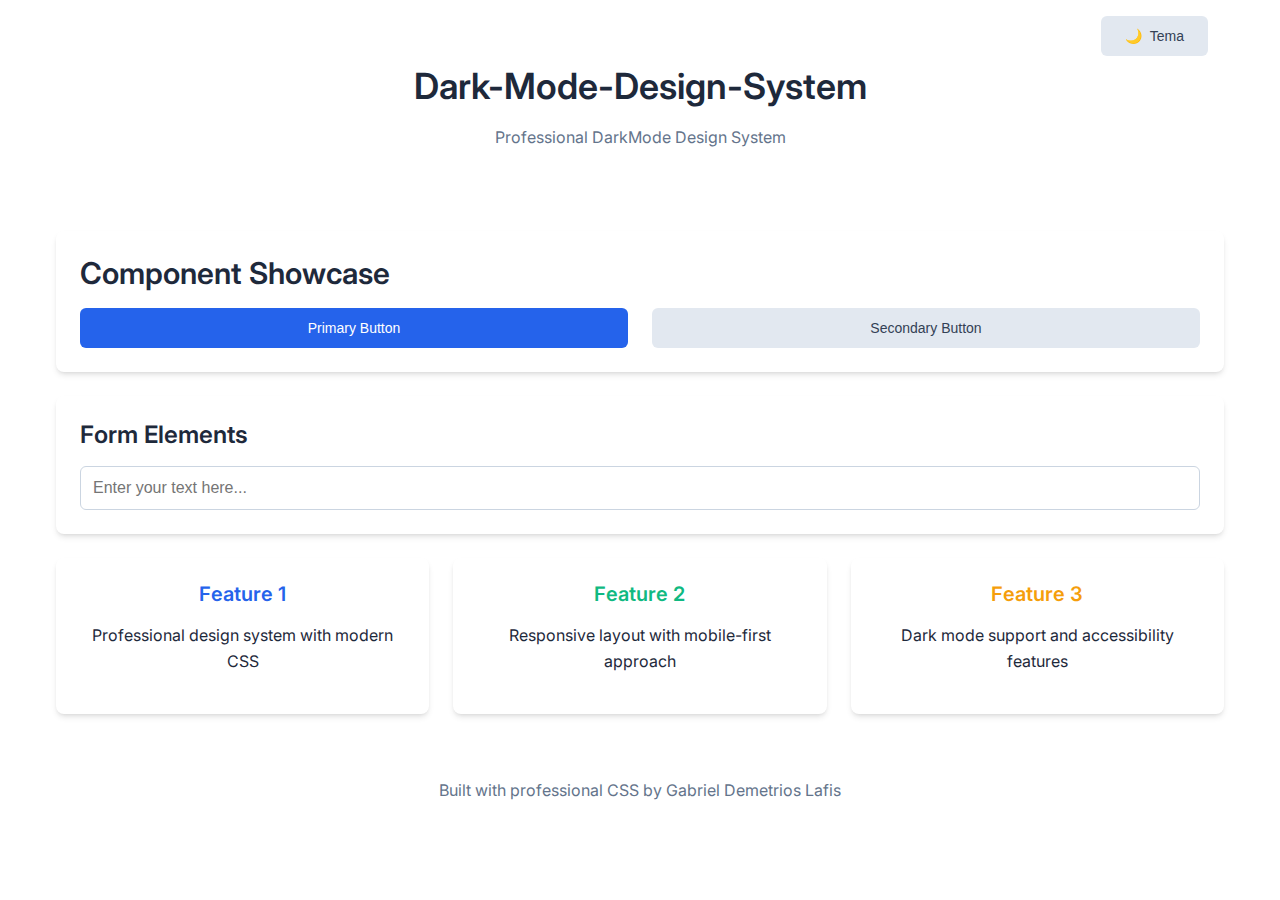
<file: index.html>
<!DOCTYPE html>
<html lang="en">
<head>
    <meta charset="UTF-8">
    <meta name="viewport" content="width=device-width, initial-scale=1.0">
    <title>Dark-Mode-Design-System - Demo</title>
    <link rel="stylesheet" href="./styles.css">
    <link href="https://fonts.googleapis.com/css2?family=Inter:wght@400;500;600;700&display=swap" rel="stylesheet">
</head>
<body>
    <div class="container">
        <header class="text-center" style="padding: var(--space-16) 0; position: relative;">
            <!-- Theme Toggle Button -->
            <button id="theme-toggle" 
                    class="btn btn-secondary" 
                    aria-label="Alternar para modo escuro"
                    style="position: absolute; top: var(--space-4); right: var(--space-4); display: flex; align-items: center; gap: var(--space-2);">
                <span class="theme-icon" aria-hidden="true">🌙</span>
                <span>Tema</span>
            </button>
            
            <h1 class="animate-fade-in">Dark-Mode-Design-System</h1>
            <p class="text-secondary animate-fade-in">Professional DarkMode Design System</p>
        </header>
        
        <main class="grid grid-cols-1 gap-8">
            <section class="card animate-fade-in">
                <h2>Component Showcase</h2>
                <div class="grid grid-cols-2 gap-4">
                    <button class="btn btn-primary">Primary Button</button>
                    <button class="btn btn-secondary">Secondary Button</button>
                </div>
            </section>
            
            <section class="card animate-fade-in">
                <h3>Form Elements</h3>
                <input type="text" class="input" placeholder="Enter your text here...">
            </section>
            
            <section class="grid grid-cols-3 gap-4">
                <div class="card text-center animate-fade-in">
                    <h4 class="text-primary">Feature 1</h4>
                    <p>Professional design system with modern CSS</p>
                </div>
                <div class="card text-center animate-fade-in">
                    <h4 class="text-success">Feature 2</h4>
                    <p>Responsive layout with mobile-first approach</p>
                </div>
                <div class="card text-center animate-fade-in">
                    <h4 class="text-warning">Feature 3</h4>
                    <p>Dark mode support and accessibility features</p>
                </div>
            </section>
        </main>
        
        <footer class="text-center" style="padding: var(--space-16) 0;">
            <p class="text-secondary">Built with professional CSS by Gabriel Demetrios Lafis</p>
        </footer>
    </div>
    
    <!-- Theme Controller Script -->
    <script src="./script.js"></script>
</body>
</html>
</file>
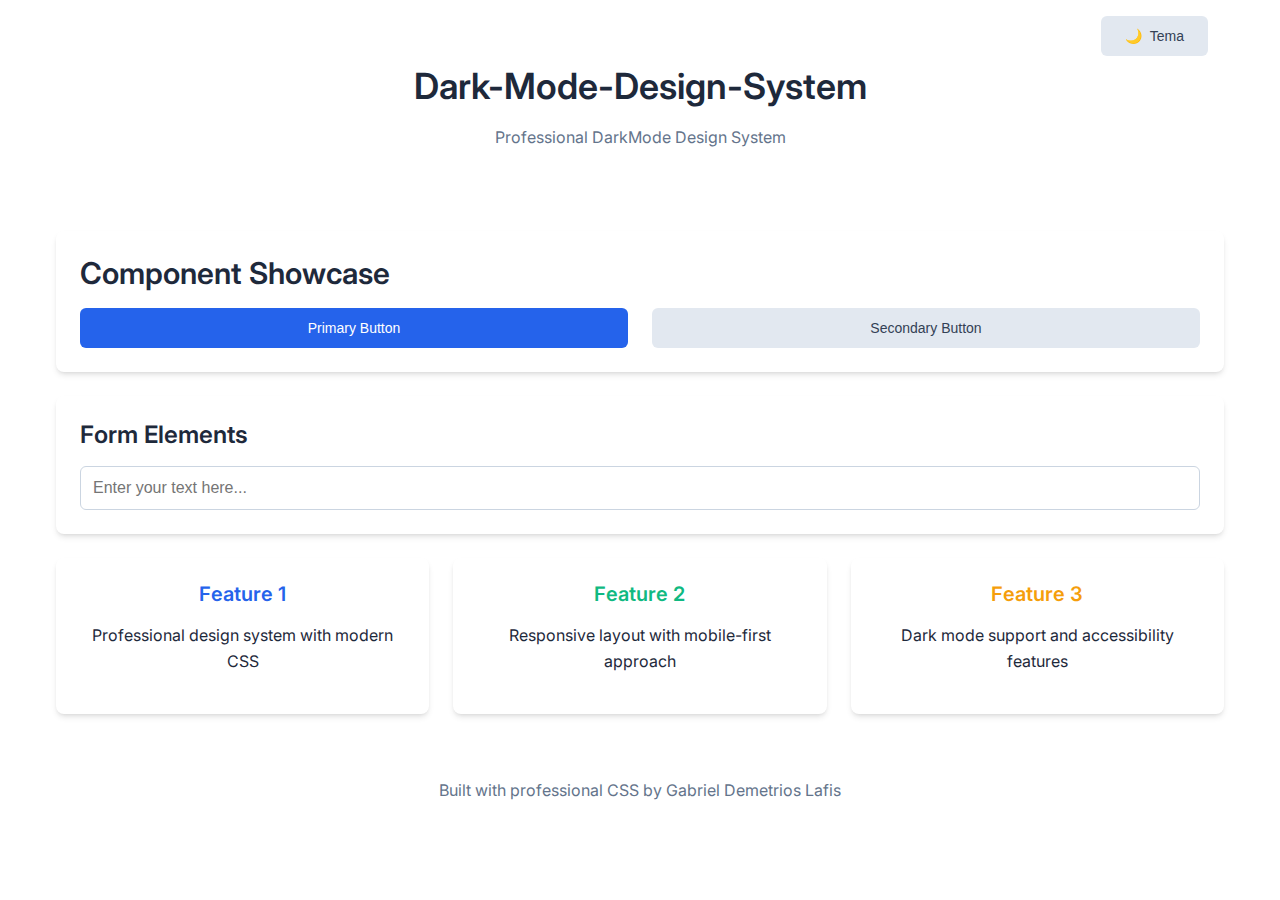
<file: src/index.html>
<!DOCTYPE html>
<html lang="en">
<head>
    <meta charset="UTF-8">
    <meta name="viewport" content="width=device-width, initial-scale=1.0">
    <title>Dark-Mode-Design-System - Demo</title>
    <link rel="stylesheet" href="./styles.css">
    <link href="https://fonts.googleapis.com/css2?family=Inter:wght@400;500;600;700&display=swap" rel="stylesheet">
</head>
<body>
    <div class="container">
        <header class="text-center" style="padding: var(--space-16) 0; position: relative;">
            <!-- Theme Toggle Button -->
            <button id="theme-toggle" 
                    class="btn btn-secondary" 
                    aria-label="Alternar para modo escuro"
                    style="position: absolute; top: var(--space-4); right: var(--space-4); display: flex; align-items: center; gap: var(--space-2);">
                <span class="theme-icon" aria-hidden="true">🌙</span>
                <span>Tema</span>
            </button>
            
            <h1 class="animate-fade-in">Dark-Mode-Design-System</h1>
            <p class="text-secondary animate-fade-in">Professional DarkMode Design System</p>
        </header>
        
        <main class="grid grid-cols-1 gap-8">
            <section class="card animate-fade-in">
                <h2>Component Showcase</h2>
                <div class="grid grid-cols-2 gap-4">
                    <button class="btn btn-primary">Primary Button</button>
                    <button class="btn btn-secondary">Secondary Button</button>
                </div>
            </section>
            
            <section class="card animate-fade-in">
                <h3>Form Elements</h3>
                <input type="text" class="input" placeholder="Enter your text here...">
            </section>
            
            <section class="grid grid-cols-3 gap-4">
                <div class="card text-center animate-fade-in">
                    <h4 class="text-primary">Feature 1</h4>
                    <p>Professional design system with modern CSS</p>
                </div>
                <div class="card text-center animate-fade-in">
                    <h4 class="text-success">Feature 2</h4>
                    <p>Responsive layout with mobile-first approach</p>
                </div>
                <div class="card text-center animate-fade-in">
                    <h4 class="text-warning">Feature 3</h4>
                    <p>Dark mode support and accessibility features</p>
                </div>
            </section>
        </main>
        
        <footer class="text-center" style="padding: var(--space-16) 0;">
            <p class="text-secondary">Built with professional CSS by Gabriel Demetrios Lafis</p>
        </footer>
    </div>
    

</body>
</html>


<script type="module">
    import { initThemeController } from "./script.js";
    document.addEventListener("DOMContentLoaded", initThemeController);
</script>


<script type="module">
    import { initThemeController } from "./script.js";
    document.addEventListener("DOMContentLoaded", initThemeController);
</script>
</file>
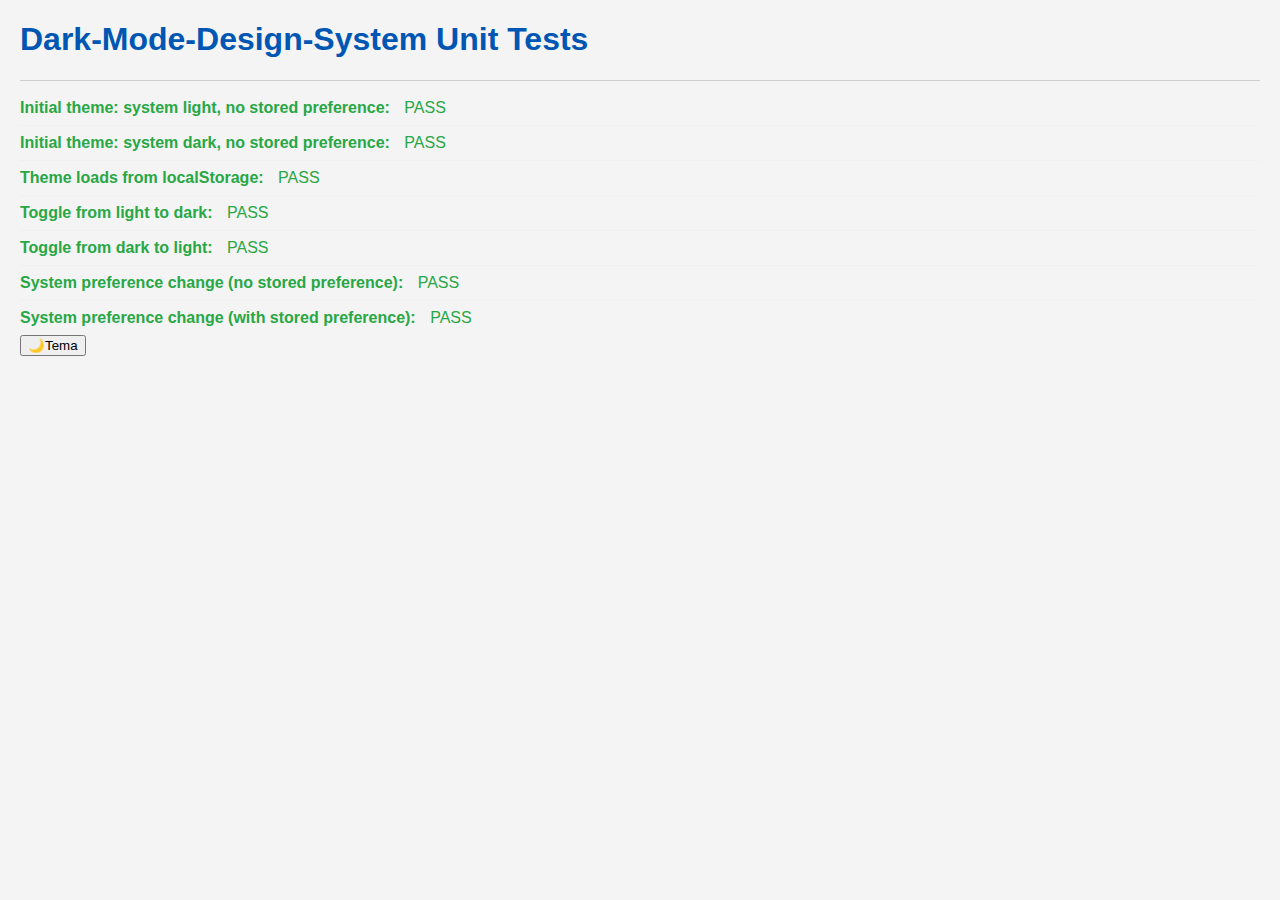
<file: tests/index.html>
<!DOCTYPE html>
<html lang="en">
<head>
    <meta charset="UTF-8">
    <meta name="viewport" content="width=device-width, initial-scale=1.0">
    <title>Unit Tests for Dark-Mode-Design-System</title>
    <style>
        body { font-family: Arial, sans-serif; margin: 20px; background-color: #f4f4f4; color: #333; }
        h1 { color: #0056b3; }
        #test-results { margin-top: 20px; border-top: 1px solid #ccc; padding-top: 10px; }
        .test-result { padding: 8px 0; border-bottom: 1px dotted #eee; }
        .test-result:last-child { border-bottom: none; }
        .test-result.pass { color: #28a745; }
        .test-result.fail { color: #dc3545; font-weight: bold; }
        .test-result .status { margin-left: 10px; }
    </style>
</head>
<body>
    <h1>Dark-Mode-Design-System Unit Tests</h1>
    <div id="test-results"></div>

    <script type="module" src="../src/script.js"></script>
    <script type="module" src="./script.test.js"></script>
</body>
</html>
</file>
<file: styles.css>
/**
 * Dark-Mode-Design-System - Professional CSS Implementation
 * Modern DarkModeDesign design system
 * Author: Gabriel Demetrios Lafis
 */

/* ===== CSS CUSTOM PROPERTIES ===== */
:root {
  /* Color Palette */
  --primary-color: #2563eb;
  --primary-dark: #1d4ed8;
  --primary-light: #3b82f6;
  --secondary-color: #64748b;
  --accent-color: #f59e0b;
  --success-color: #10b981;
  --warning-color: #f59e0b;
  --error-color: #ef4444;
  
  /* Neutral Colors */
  --white: #ffffff;
  --gray-50: #f8fafc;
  --gray-100: #f1f5f9;
  --gray-200: #e2e8f0;
  --gray-300: #cbd5e1;
  --gray-400: #94a3b8;
  --gray-500: #64748b;
  --gray-600: #475569;
  --gray-700: #334155;
  --gray-800: #1e293b;
  --gray-900: #0f172a;
  
  /* Typography */
  --font-family-sans: 'Inter', -apple-system, BlinkMacSystemFont, 'Segoe UI', Roboto, sans-serif;
  --font-family-mono: 'JetBrains Mono', 'Fira Code', Consolas, monospace;
  
  /* Font Sizes */
  --text-xs: 0.75rem;
  --text-sm: 0.875rem;
  --text-base: 1rem;
  --text-lg: 1.125rem;
  --text-xl: 1.25rem;
  --text-2xl: 1.5rem;
  --text-3xl: 1.875rem;
  --text-4xl: 2.25rem;
  
  /* Spacing */
  --space-1: 0.25rem;
  --space-2: 0.5rem;
  --space-3: 0.75rem;
  --space-4: 1rem;
  --space-5: 1.25rem;
  --space-6: 1.5rem;
  --space-8: 2rem;
  --space-10: 2.5rem;
  --space-12: 3rem;
  --space-16: 4rem;
  
  /* Border Radius */
  --radius-sm: 0.125rem;
  --radius-md: 0.375rem;
  --radius-lg: 0.5rem;
  --radius-xl: 0.75rem;
  --radius-2xl: 1rem;
  --radius-full: 9999px;
  
  /* Shadows */
  --shadow-sm: 0 1px 2px 0 rgb(0 0 0 / 0.05);
  --shadow-md: 0 4px 6px -1px rgb(0 0 0 / 0.1), 0 2px 4px -2px rgb(0 0 0 / 0.1);
  --shadow-lg: 0 10px 15px -3px rgb(0 0 0 / 0.1), 0 4px 6px -4px rgb(0 0 0 / 0.1);
  --shadow-xl: 0 20px 25px -5px rgb(0 0 0 / 0.1), 0 8px 10px -6px rgb(0 0 0 / 0.1);
  
  /* Transitions */
  --transition-fast: 150ms ease-in-out;
  --transition-normal: 250ms ease-in-out;
  --transition-slow: 350ms ease-in-out;
}

/* ===== RESET & BASE STYLES ===== */
*,
*::before,
*::after {
  box-sizing: border-box;
  margin: 0;
  padding: 0;
}

html {
  font-size: 16px;
  scroll-behavior: smooth;
}

body {
  font-family: var(--font-family-sans);
  font-size: var(--text-base);
  line-height: 1.6;
  color: var(--gray-800);
  background-color: var(--white);
  -webkit-font-smoothing: antialiased;
  -moz-osx-font-smoothing: grayscale;
}

/* ===== TYPOGRAPHY ===== */
h1, h2, h3, h4, h5, h6 {
  font-weight: 600;
  line-height: 1.25;
  margin-bottom: var(--space-4);
}

h1 { font-size: var(--text-4xl); }
h2 { font-size: var(--text-3xl); }
h3 { font-size: var(--text-2xl); }
h4 { font-size: var(--text-xl); }
h5 { font-size: var(--text-lg); }
h6 { font-size: var(--text-base); }

p {
  margin-bottom: var(--space-4);
}

a {
  color: var(--primary-color);
  text-decoration: none;
  transition: color var(--transition-fast);
}

a:hover {
  color: var(--primary-dark);
  text-decoration: underline;
}

/* ===== LAYOUT COMPONENTS ===== */
.container {
  max-width: 1200px;
  margin: 0 auto;
  padding: 0 var(--space-4);
}

.grid {
  display: grid;
  gap: var(--space-6);
}

.grid-cols-1 { grid-template-columns: repeat(1, 1fr); }
.grid-cols-2 { grid-template-columns: repeat(2, 1fr); }
.grid-cols-3 { grid-template-columns: repeat(3, 1fr); }
.grid-cols-4 { grid-template-columns: repeat(4, 1fr); }

.flex {
  display: flex;
}

.flex-col {
  flex-direction: column;
}

.items-center {
  align-items: center;
}

.justify-center {
  justify-content: center;
}

.justify-between {
  justify-content: space-between;
}

/* ===== COMPONENT STYLES ===== */
.card {
  background: var(--white);
  border-radius: var(--radius-lg);
  box-shadow: var(--shadow-md);
  padding: var(--space-6);
  transition: box-shadow var(--transition-normal);
}

.card:hover {
  box-shadow: var(--shadow-lg);
}

.btn {
  display: inline-flex;
  align-items: center;
  justify-content: center;
  padding: var(--space-3) var(--space-6);
  font-size: var(--text-sm);
  font-weight: 500;
  border-radius: var(--radius-md);
  border: none;
  cursor: pointer;
  transition: all var(--transition-fast);
  text-decoration: none;
}

.btn-primary {
  background-color: var(--primary-color);
  color: var(--white);
}

.btn-primary:hover {
  background-color: var(--primary-dark);
  transform: translateY(-1px);
  box-shadow: var(--shadow-md);
}

.btn-secondary {
  background-color: var(--gray-200);
  color: var(--gray-700);
}

.btn-secondary:hover {
  background-color: var(--gray-300);
}

.input {
  width: 100%;
  padding: var(--space-3);
  border: 1px solid var(--gray-300);
  border-radius: var(--radius-md);
  font-size: var(--text-base);
  transition: border-color var(--transition-fast);
}

.input:focus {
  outline: none;
  border-color: var(--primary-color);
  box-shadow: 0 0 0 3px rgb(37 99 235 / 0.1);
}

/* ===== ANIMATIONS ===== */
@keyframes fadeIn {
  from {
    opacity: 0;
    transform: translateY(20px);
  }
  to {
    opacity: 1;
    transform: translateY(0);
  }
}

@keyframes slideIn {
  from {
    transform: translateX(-100%);
  }
  to {
    transform: translateX(0);
  }
}

@keyframes pulse {
  0%, 100% {
    opacity: 1;
  }
  50% {
    opacity: 0.5;
  }
}

.animate-fade-in {
  animation: fadeIn 0.6s ease-out;
}

.animate-slide-in {
  animation: slideIn 0.5s ease-out;
}

.animate-pulse {
  animation: pulse 2s cubic-bezier(0.4, 0, 0.6, 1) infinite;
}

/* ===== UTILITY CLASSES ===== */
.text-center { text-align: center; }
.text-left { text-align: left; }
.text-right { text-align: right; }

.font-bold { font-weight: 700; }
.font-semibold { font-weight: 600; }
.font-medium { font-weight: 500; }

.text-primary { color: var(--primary-color); }
.text-secondary { color: var(--secondary-color); }
.text-success { color: var(--success-color); }
.text-warning { color: var(--warning-color); }
.text-error { color: var(--error-color); }

.bg-primary { background-color: var(--primary-color); }
.bg-gray-50 { background-color: var(--gray-50); }
.bg-gray-100 { background-color: var(--gray-100); }

.rounded { border-radius: var(--radius-md); }
.rounded-lg { border-radius: var(--radius-lg); }
.rounded-full { border-radius: var(--radius-full); }

.shadow { box-shadow: var(--shadow-md); }
.shadow-lg { box-shadow: var(--shadow-lg); }

/* ===== RESPONSIVE DESIGN ===== */
@media (max-width: 768px) {
  .container {
    padding: 0 var(--space-3);
  }
  
  .grid-cols-2,
  .grid-cols-3,
  .grid-cols-4 {
    grid-template-columns: 1fr;
  }
  
  h1 { font-size: var(--text-3xl); }
  h2 { font-size: var(--text-2xl); }
  h3 { font-size: var(--text-xl); }
}

@media (max-width: 480px) {
  html {
    font-size: 14px;
  }
  
  .card {
    padding: var(--space-4);
  }
  
  .btn {
    padding: var(--space-2) var(--space-4);
    font-size: var(--text-xs);
  }
}

/* ===== DARK MODE SUPPORT ===== */
@media (prefers-color-scheme: dark) {
  :root {
    --white: #0f172a;
    --gray-50: #1e293b;
    --gray-100: #334155;
    --gray-200: #475569;
    --gray-300: #64748b;
    --gray-800: #f1f5f9;
    --gray-900: #ffffff;
  }
  
  body {
    background-color: var(--white);
    color: var(--gray-800);
  }
  
  .card {
    background-color: var(--gray-50);
    border: 1px solid var(--gray-200);
  }
  
  .input {
    background-color: var(--gray-50);
    border-color: var(--gray-300);
    color: var(--gray-800);
  }
}

/* ===== PRINT STYLES ===== */
@media print {
  * {
    background: transparent !important;
    color: black !important;
    box-shadow: none !important;
  }
  
  .btn,
  .animate-fade-in,
  .animate-slide-in,
  .animate-pulse {
    animation: none !important;
  }
}
</file>
<file: src/styles.css>
/**
 * Dark-Mode-Design-System - Professional CSS Implementation
 * Modern DarkModeDesign design system
 * Author: Gabriel Demetrios Lafis
 */

/* ===== CSS CUSTOM PROPERTIES ===== */
:root {
  /* Color Palette */
  --primary-color: #2563eb;
  --primary-dark: #1d4ed8;
  --primary-light: #3b82f6;
  --secondary-color: #64748b;
  --accent-color: #f59e0b;
  --success-color: #10b981;
  --warning-color: #f59e0b;
  --error-color: #ef4444;
  
  /* Neutral Colors */
  --white: #ffffff;
  --gray-50: #f8fafc;
  --gray-100: #f1f5f9;
  --gray-200: #e2e8f0;
  --gray-300: #cbd5e1;
  --gray-400: #94a3b8;
  --gray-500: #64748b;
  --gray-600: #475569;
  --gray-700: #334155;
  --gray-800: #1e293b;
  --gray-900: #0f172a;
  
  /* Typography */
  --font-family-sans: 'Inter', -apple-system, BlinkMacSystemFont, 'Segoe UI', Roboto, sans-serif;
  --font-family-mono: 'JetBrains Mono', 'Fira Code', Consolas, monospace;
  
  /* Font Sizes */
  --text-xs: 0.75rem;
  --text-sm: 0.875rem;
  --text-base: 1rem;
  --text-lg: 1.125rem;
  --text-xl: 1.25rem;
  --text-2xl: 1.5rem;
  --text-3xl: 1.875rem;
  --text-4xl: 2.25rem;
  
  /* Spacing */
  --space-1: 0.25rem;
  --space-2: 0.5rem;
  --space-3: 0.75rem;
  --space-4: 1rem;
  --space-5: 1.25rem;
  --space-6: 1.5rem;
  --space-8: 2rem;
  --space-10: 2.5rem;
  --space-12: 3rem;
  --space-16: 4rem;
  
  /* Border Radius */
  --radius-sm: 0.125rem;
  --radius-md: 0.375rem;
  --radius-lg: 0.5rem;
  --radius-xl: 0.75rem;
  --radius-2xl: 1rem;
  --radius-full: 9999px;
  
  /* Shadows */
  --shadow-sm: 0 1px 2px 0 rgb(0 0 0 / 0.05);
  --shadow-md: 0 4px 6px -1px rgb(0 0 0 / 0.1), 0 2px 4px -2px rgb(0 0 0 / 0.1);
  --shadow-lg: 0 10px 15px -3px rgb(0 0 0 / 0.1), 0 4px 6px -4px rgb(0 0 0 / 0.1);
  --shadow-xl: 0 20px 25px -5px rgb(0 0 0 / 0.1), 0 8px 10px -6px rgb(0 0 0 / 0.1);
  
  /* Transitions */
  --transition-fast: 150ms ease-in-out;
  --transition-normal: 250ms ease-in-out;
  --transition-slow: 350ms ease-in-out;
}

/* ===== RESET & BASE STYLES ===== */
*,
*::before,
*::after {
  box-sizing: border-box;
  margin: 0;
  padding: 0;
}

html {
  font-size: 16px;
  scroll-behavior: smooth;
}

body {
  font-family: var(--font-family-sans);
  font-size: var(--text-base);
  line-height: 1.6;
  color: var(--gray-800);
  background-color: var(--white);
  -webkit-font-smoothing: antialiased;
  -moz-osx-font-smoothing: grayscale;
}

/* ===== TYPOGRAPHY ===== */
h1, h2, h3, h4, h5, h6 {
  font-weight: 600;
  line-height: 1.25;
  margin-bottom: var(--space-4);
}

h1 { font-size: var(--text-4xl); }
h2 { font-size: var(--text-3xl); }
h3 { font-size: var(--text-2xl); }
h4 { font-size: var(--text-xl); }
h5 { font-size: var(--text-lg); }
h6 { font-size: var(--text-base); }

p {
  margin-bottom: var(--space-4);
}

a {
  color: var(--primary-color);
  text-decoration: none;
  transition: color var(--transition-fast);
}

a:hover {
  color: var(--primary-dark);
  text-decoration: underline;
}

/* ===== LAYOUT COMPONENTS ===== */
.container {
  max-width: 1200px;
  margin: 0 auto;
  padding: 0 var(--space-4);
}

.grid {
  display: grid;
  gap: var(--space-6);
}

.grid-cols-1 { grid-template-columns: repeat(1, 1fr); }
.grid-cols-2 { grid-template-columns: repeat(2, 1fr); }
.grid-cols-3 { grid-template-columns: repeat(3, 1fr); }
.grid-cols-4 { grid-template-columns: repeat(4, 1fr); }

.flex {
  display: flex;
}

.flex-col {
  flex-direction: column;
}

.items-center {
  align-items: center;
}

.justify-center {
  justify-content: center;
}

.justify-between {
  justify-content: space-between;
}

/* ===== COMPONENT STYLES ===== */
.card {
  background: var(--white);
  border-radius: var(--radius-lg);
  box-shadow: var(--shadow-md);
  padding: var(--space-6);
  transition: box-shadow var(--transition-normal);
}

.card:hover {
  box-shadow: var(--shadow-lg);
}

.btn {
  display: inline-flex;
  align-items: center;
  justify-content: center;
  padding: var(--space-3) var(--space-6);
  font-size: var(--text-sm);
  font-weight: 500;
  border-radius: var(--radius-md);
  border: none;
  cursor: pointer;
  transition: all var(--transition-fast);
  text-decoration: none;
}

.btn-primary {
  background-color: var(--primary-color);
  color: var(--white);
}

.btn-primary:hover {
  background-color: var(--primary-dark);
  transform: translateY(-1px);
  box-shadow: var(--shadow-md);
}

.btn-secondary {
  background-color: var(--gray-200);
  color: var(--gray-700);
}

.btn-secondary:hover {
  background-color: var(--gray-300);
}

.input {
  width: 100%;
  padding: var(--space-3);
  border: 1px solid var(--gray-300);
  border-radius: var(--radius-md);
  font-size: var(--text-base);
  transition: border-color var(--transition-fast);
}

.input:focus {
  outline: none;
  border-color: var(--primary-color);
  box-shadow: 0 0 0 3px rgb(37 99 235 / 0.1);
}

/* ===== ANIMATIONS ===== */
@keyframes fadeIn {
  from {
    opacity: 0;
    transform: translateY(20px);
  }
  to {
    opacity: 1;
    transform: translateY(0);
  }
}

@keyframes slideIn {
  from {
    transform: translateX(-100%);
  }
  to {
    transform: translateX(0);
  }
}

@keyframes pulse {
  0%, 100% {
    opacity: 1;
  }
  50% {
    opacity: 0.5;
  }
}

.animate-fade-in {
  animation: fadeIn 0.6s ease-out;
}

.animate-slide-in {
  animation: slideIn 0.5s ease-out;
}

.animate-pulse {
  animation: pulse 2s cubic-bezier(0.4, 0, 0.6, 1) infinite;
}

/* ===== UTILITY CLASSES ===== */
.text-center { text-align: center; }
.text-left { text-align: left; }
.text-right { text-align: right; }

.font-bold { font-weight: 700; }
.font-semibold { font-weight: 600; }
.font-medium { font-weight: 500; }

.text-primary { color: var(--primary-color); }
.text-secondary { color: var(--secondary-color); }
.text-success { color: var(--success-color); }
.text-warning { color: var(--warning-color); }
.text-error { color: var(--error-color); }

.bg-primary { background-color: var(--primary-color); }
.bg-gray-50 { background-color: var(--gray-50); }
.bg-gray-100 { background-color: var(--gray-100); }

.rounded { border-radius: var(--radius-md); }
.rounded-lg { border-radius: var(--radius-lg); }
.rounded-full { border-radius: var(--radius-full); }

.shadow { box-shadow: var(--shadow-md); }
.shadow-lg { box-shadow: var(--shadow-lg); }

/* ===== RESPONSIVE DESIGN ===== */
@media (max-width: 768px) {
  .container {
    padding: 0 var(--space-3);
  }
  
  .grid-cols-2,
  .grid-cols-3,
  .grid-cols-4 {
    grid-template-columns: 1fr;
  }
  
  h1 { font-size: var(--text-3xl); }
  h2 { font-size: var(--text-2xl); }
  h3 { font-size: var(--text-xl); }
}

@media (max-width: 480px) {
  html {
    font-size: 14px;
  }
  
  .card {
    padding: var(--space-4);
  }
  
  .btn {
    padding: var(--space-2) var(--space-4);
    font-size: var(--text-xs);
  }
}

/* ===== DARK MODE SUPPORT ===== */


/* ===== PRINT STYLES ===== */
@media print {
  * {
    background: transparent !important;
    color: black !important;
    box-shadow: none !important;
  }
  
  .btn,
  .animate-fade-in,
  .animate-slide-in,
  .animate-pulse {
    animation: none !important;
  }
}


html[data-theme="dark"] {
  /* Color Palette */
  --primary-color: #60a5fa;
  --primary-dark: #3b82f6;
  --primary-light: #93c5fd;
  --secondary-color: #94a3b8;
  --accent-color: #fcd34d;
  --success-color: #34d399;
  --warning-color: #fcd34d;
  --error-color: #f87171;
  
  /* Neutral Colors */
  --white: #0f172a;
  --gray-50: #1e293b;
  --gray-100: #334155;
  --gray-200: #475569;
  --gray-300: #64748b;
  --gray-400: #94a3b8;
  --gray-500: #cbd5e1;
  --gray-600: #e2e8f0;
  --gray-700: #f1f5f9;
  --gray-800: #f8fafc;
  --gray-900: #ffffff;

  body {
    background-color: var(--white);
    color: var(--gray-800);
  }
  
  .card {
    background-color: var(--gray-50);
    border: 1px solid var(--gray-200);
  }
  
  .input {
    background-color: var(--gray-50);
    border-color: var(--gray-300);
    color: var(--gray-800);
  }
}
</file>
